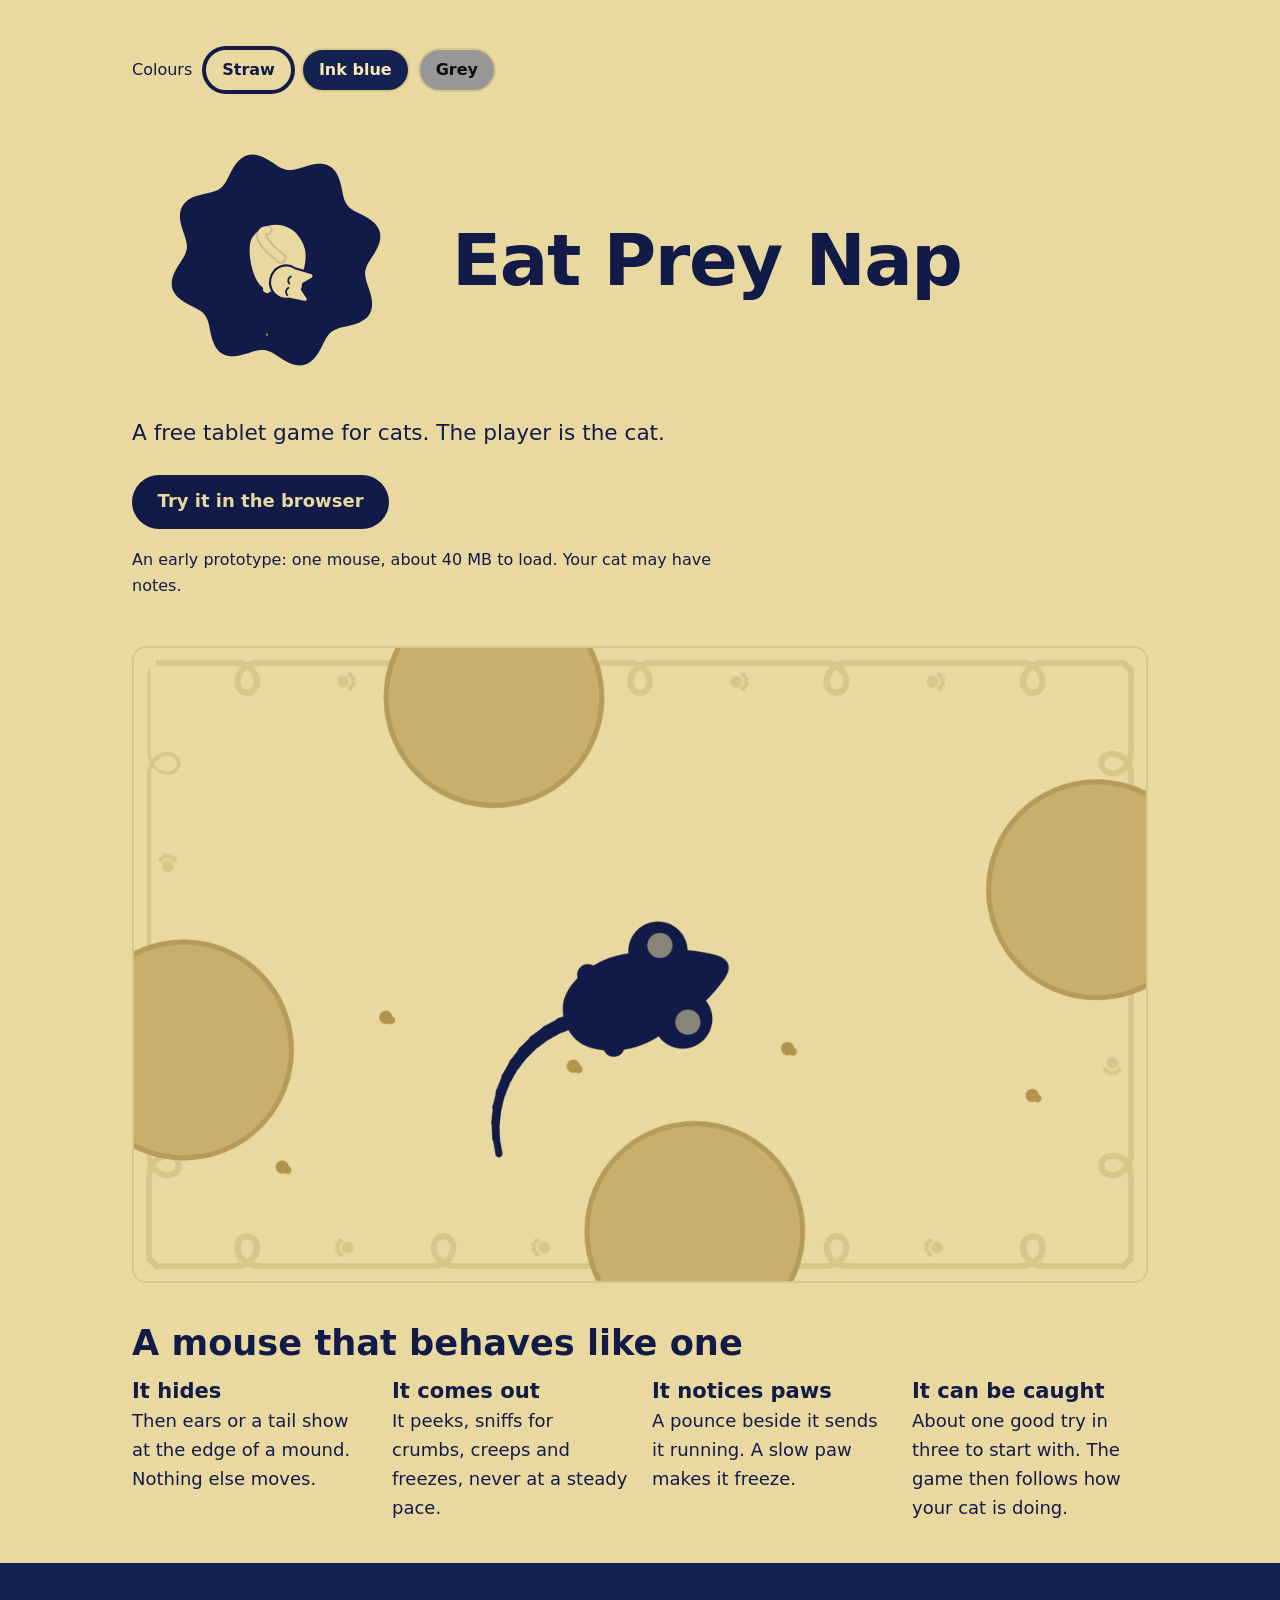
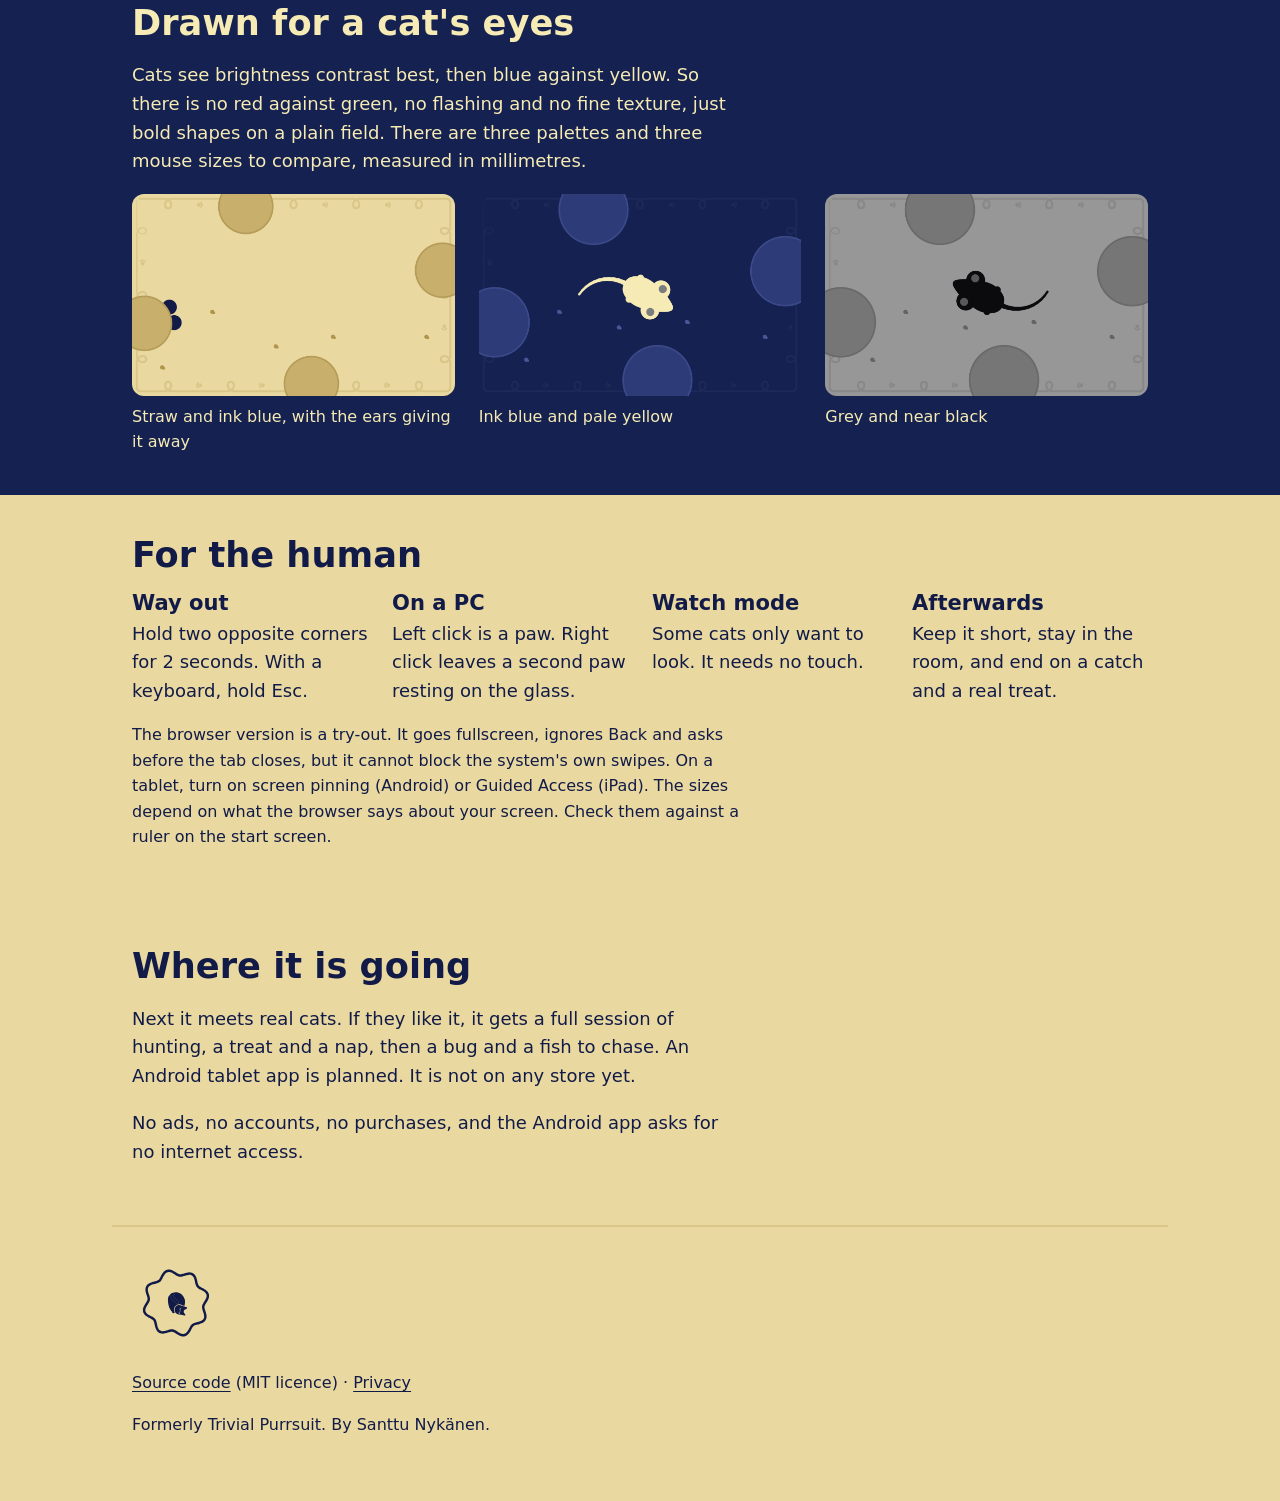
<file: site/index.html>
<!doctype html>
<html lang="en">
<head>
  <meta charset="utf-8">
  <meta name="viewport" content="width=device-width, initial-scale=1">
  <title>Eat Prey Nap: a tablet game for cats</title>
  <meta name="description" content="A free tablet game for cats. A mouse hides, peeks and bolts; your cat stalks and pounces. No ads, no accounts, no internet.">
  <link rel="icon" type="image/svg+xml" href="img/favicon.svg">
  <link rel="icon" type="image/png" href="img/icon.png">
  <link rel="stylesheet" href="style.css">
  <script src="theme.js"></script>
  <script src="logo.js" defer></script>
</head>
<body>
  <header class="wrap">
    <fieldset class="themes" data-themes hidden></fieldset>
    <div class="hero">
      <svg data-logo="solid" class="logo"></svg>
      <h1>Eat Prey Nap</h1>
    </div>
    <p class="lead">A free tablet game for cats. The player is the cat.</p>
    <p><a class="button" href="play/">Try it in the browser</a></p>
    <p class="note">An early prototype: one mouse, about 40 MB to load. Your cat may have notes.</p>
  </header>

  <main>
    <div class="wrap">
      <img class="frame only-straw" src="img/sniff.png" width="1280" height="800" alt="A large ink-blue mouse with big round ears on a plain straw-coloured field with a few crumbs">
      <img class="frame only-night" src="img/ink.png" width="1280" height="800" loading="lazy" alt="A large pale-yellow mouse with big round ears on a plain ink-blue field">
      <img class="frame only-grey" src="img/grey.png" width="1280" height="800" loading="lazy" alt="A large near-black mouse with big round ears on a plain grey field">
    </div>

    <section class="wrap">
      <h2>A mouse that behaves like one</h2>
      <ul class="steps">
        <li><h3>It hides</h3><p>Then ears or a tail show at the edge of a mound. Nothing else moves.</p></li>
        <li><h3>It comes out</h3><p>It peeks, sniffs for crumbs, creeps and freezes, never at a steady pace.</p></li>
        <li><h3>It notices paws</h3><p>A pounce beside it sends it running. A slow paw makes it freeze.</p></li>
        <li><h3>It can be caught</h3><p>About one good try in three to start with. The game then follows how your cat is doing.</p></li>
      </ul>
    </section>

    <section class="band">
      <div class="wrap">
        <h2>Drawn for a cat's eyes</h2>
        <p>Cats see brightness contrast best, then blue against yellow. So there is no red against green, no flashing and no fine texture, just bold shapes on a plain field. There are three palettes and three mouse sizes to compare, measured in millimetres.</p>
        <div class="grid">
          <figure><img src="img/ears.png" width="1280" height="800" loading="lazy" alt="Two ink-blue ears showing from behind a mound on a straw field"><figcaption>Straw and ink blue, with the ears giving it away</figcaption></figure>
          <figure><img src="img/ink.png" width="1280" height="800" loading="lazy" alt="A pale yellow mouse on an ink-blue field"><figcaption>Ink blue and pale yellow</figcaption></figure>
          <figure><img src="img/grey.png" width="1280" height="800" loading="lazy" alt="A near-black mouse on a mid-grey field"><figcaption>Grey and near black</figcaption></figure>
        </div>
      </div>
    </section>

    <section class="wrap">
      <h2>For the human</h2>
      <ul class="steps">
        <li><h3>Way out</h3><p>Hold two opposite corners for 2 seconds. With a keyboard, hold Esc.</p></li>
        <li><h3>On a PC</h3><p>Left click is a paw. Right click leaves a second paw resting on the glass.</p></li>
        <li><h3>Watch mode</h3><p>Some cats only want to look. It needs no touch.</p></li>
        <li><h3>Afterwards</h3><p>Keep it short, stay in the room, and end on a catch and a real treat.</p></li>
      </ul>
      <p class="note">The browser version is a try-out. It goes fullscreen, ignores Back and asks before the tab closes, but it cannot block the system's own swipes. On a tablet, turn on screen pinning (Android) or Guided Access (iPad). The sizes depend on what the browser says about your screen. Check them against a ruler on the start screen.</p>
    </section>

    <section class="wrap">
      <h2>Where it is going</h2>
      <p>Next it meets real cats. If they like it, it gets a full session of hunting, a treat and a nap, then a bug and a fish to chase. An Android tablet app is planned. It is not on any store yet.</p>
      <p>No ads, no accounts, no purchases, and the Android app asks for no internet access.</p>
    </section>
  </main>

  <footer class="wrap">
    <svg data-logo="outline" class="mark"></svg>
    <p><a href="https://github.com/cyanidesayonara/eat-prey-nap">Source code</a> (MIT licence) · <a href="privacy/">Privacy</a></p>
    <p>Formerly Trivial Purrsuit. By Santtu Nykänen.</p>
  </footer>
</body>
</html>
</file>
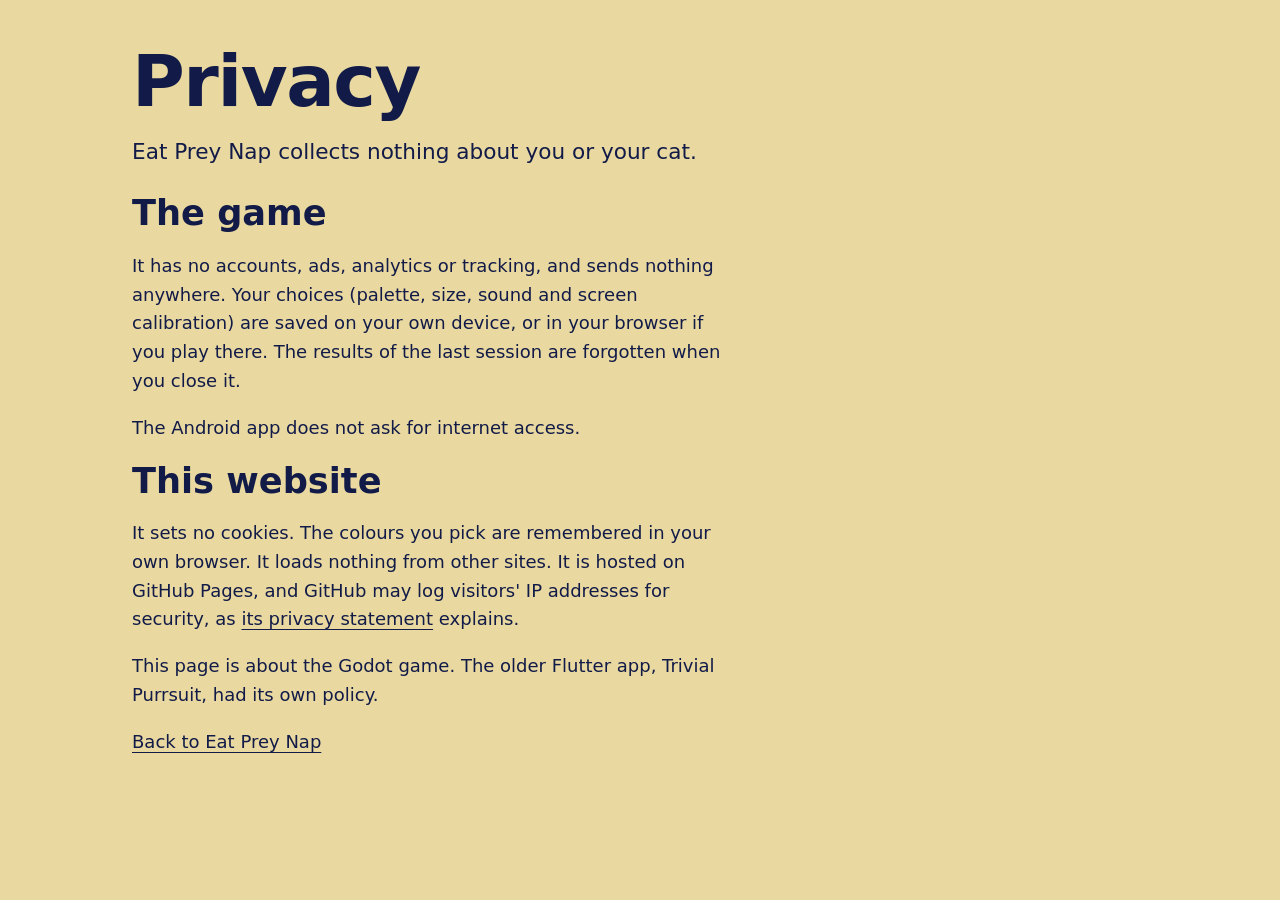
<file: site/privacy/index.html>
<!doctype html>
<html lang="en">
<head>
  <meta charset="utf-8">
  <meta name="viewport" content="width=device-width, initial-scale=1">
  <title>Privacy: Eat Prey Nap</title>
  <link rel="icon" type="image/svg+xml" href="../img/favicon.svg">
  <link rel="icon" type="image/png" href="../img/icon.png">
  <link rel="stylesheet" href="../style.css">
  <script src="../theme.js"></script>
  <script src="../logo.js" defer></script>
</head>
<body>
  <main class="wrap">
    <section>
      <h1>Privacy</h1>
      <p class="lead">Eat Prey Nap collects nothing about you or your cat.</p>
      <h2>The game</h2>
      <p>It has no accounts, ads, analytics or tracking, and sends nothing anywhere. Your choices (palette, size, sound and screen calibration) are saved on your own device, or in your browser if you play there. The results of the last session are forgotten when you close it.</p>
      <p>The Android app does not ask for internet access.</p>
      <h2>This website</h2>
      <p>It sets no cookies. The colours you pick are remembered in your own browser. It loads nothing from other sites. It is hosted on GitHub Pages, and GitHub may log visitors' IP addresses for security, as <a href="https://docs.github.com/en/site-policy/privacy-policies/github-general-privacy-statement">its privacy statement</a> explains.</p>
      <p>This page is about the Godot game. The older Flutter app, Trivial Purrsuit, had its own policy.</p>
      <p><a href="../">Back to Eat Prey Nap</a></p>
    </section>
  </main>
</body>
</html>
</file>
<file: site/style.css>
/* The game's own three palettes (src/view/palette.gd); theme.js picks one. */
:root {
  --field: #e9d9a0;      /* the page */
  --line: #d9c789;
  --ink: #121b48;        /* text, buttons, the logo's badge */
  --soft: #b9a05a;
  --band: #152150;       /* the contrasting section */
  --band-ink: #f6ebb4;
}
:root[data-theme="night"] {
  --field: #152150;
  --line: #3b4a8a;
  --ink: #f6ebb4;
  --soft: #5a6ab0;
  --band: #e9d9a0;
  --band-ink: #121b48;
}
:root[data-theme="grey"] {
  --field: #979797;
  --line: #767676;
  --ink: #0b0b0e;
  --soft: #646464;
  --band: #0b0b0e;
  --band-ink: #d6d6d6;
}
:root { --logo-ink: var(--ink); --logo-field: var(--field); --logo-soft: var(--soft); }

* { box-sizing: border-box; }

body {
  margin: 0;
  background: var(--field);
  color: var(--ink);
  font: 1.125rem/1.6 system-ui, -apple-system, "Segoe UI", sans-serif;
}

.wrap { max-width: 66rem; margin-inline: auto; padding-inline: 1.25rem; }
a { color: inherit; text-underline-offset: 0.2em; }
a:focus-visible { outline: 3px solid var(--ink); outline-offset: 3px; }
h1, h2, h3 { line-height: 1.15; text-wrap: balance; }
h1 { font-size: clamp(2.6rem, 8vw, 4.5rem); margin: 0; letter-spacing: -0.02em; }
h2 { font-size: clamp(1.6rem, 4vw, 2.2rem); margin: 0 0 1rem; }
h3 { margin: 0 0 0.25rem; }
p { max-width: 38rem; }
.hero { display: flex; flex-wrap: wrap; align-items: center; gap: 1rem 2rem; }
.logo { width: min(18rem, 70vw); aspect-ratio: 1; flex: none; }
.mark { width: 5.5rem; aspect-ratio: 1; }
img { display: block; width: 100%; height: auto; border-radius: 12px; }

header { padding-block: 3rem 2rem; }
.lead { font-size: 1.35rem; margin: 0.75rem 0 1.5rem; }
.button {
  display: inline-block;
  background: var(--ink);
  color: var(--field);
  padding: 0.8rem 1.6rem;
  border-radius: 999px;
  font-weight: 700;
  text-decoration: none;
}
.note { font-size: 1rem; }
section { padding-block: 2.5rem; }
.band { background: var(--band); color: var(--band-ink); }
.band a:focus-visible { outline-color: var(--band-ink); }
.frame { border: 2px solid var(--line); border-radius: 14px; }

.steps, .grid { display: grid; gap: 1.5rem; padding: 0; margin: 0; list-style: none; }
.steps { grid-template-columns: repeat(auto-fit, minmax(min(100%, 13rem), 1fr)); }
.grid { grid-template-columns: repeat(auto-fit, minmax(min(100%, 16rem), 1fr)); }
.grid figure { margin: 0; }
figcaption { margin-top: 0.5rem; font-size: 1rem; }
.steps p, .grid p { margin: 0; }

footer { padding-block: 2rem 3rem; border-top: 2px solid var(--line); font-size: 1rem; }

.themes { display: flex; flex-wrap: wrap; align-items: center; gap: 0.5rem; border: 0; margin: 0 0 1.5rem; padding: 0; font-size: 1rem; }
.themes[hidden] { display: none; }
.themes legend { float: left; padding: 0; margin-right: 0.25rem; }
.swatch { display: inline-flex; align-items: center; min-height: 2.75rem; padding: 0 1rem; border-radius: 999px; border: 2px solid var(--line); font-weight: 600; cursor: pointer; }
.swatch input { position: absolute; opacity: 0; width: 1px; height: 1px; }
.swatch.straw { background: #e9d9a0; color: #121b48; }
.swatch.night { background: #152150; color: #f6ebb4; }
.swatch.grey { background: #979797; color: #0b0b0e; }
.swatch:has(:checked) { border-color: currentColor; box-shadow: 0 0 0 2px var(--ink); }
.swatch:has(:focus-visible) { outline: 3px solid var(--ink); outline-offset: 4px; }

/* the big picture wears the theme too; without scripts it is the straw one */
.only-night, .only-grey { display: none; }
:root[data-theme="night"] .only-night, :root[data-theme="grey"] .only-grey { display: block; }
:root[data-theme="night"] .only-straw, :root[data-theme="grey"] .only-straw { display: none; }
</file>
